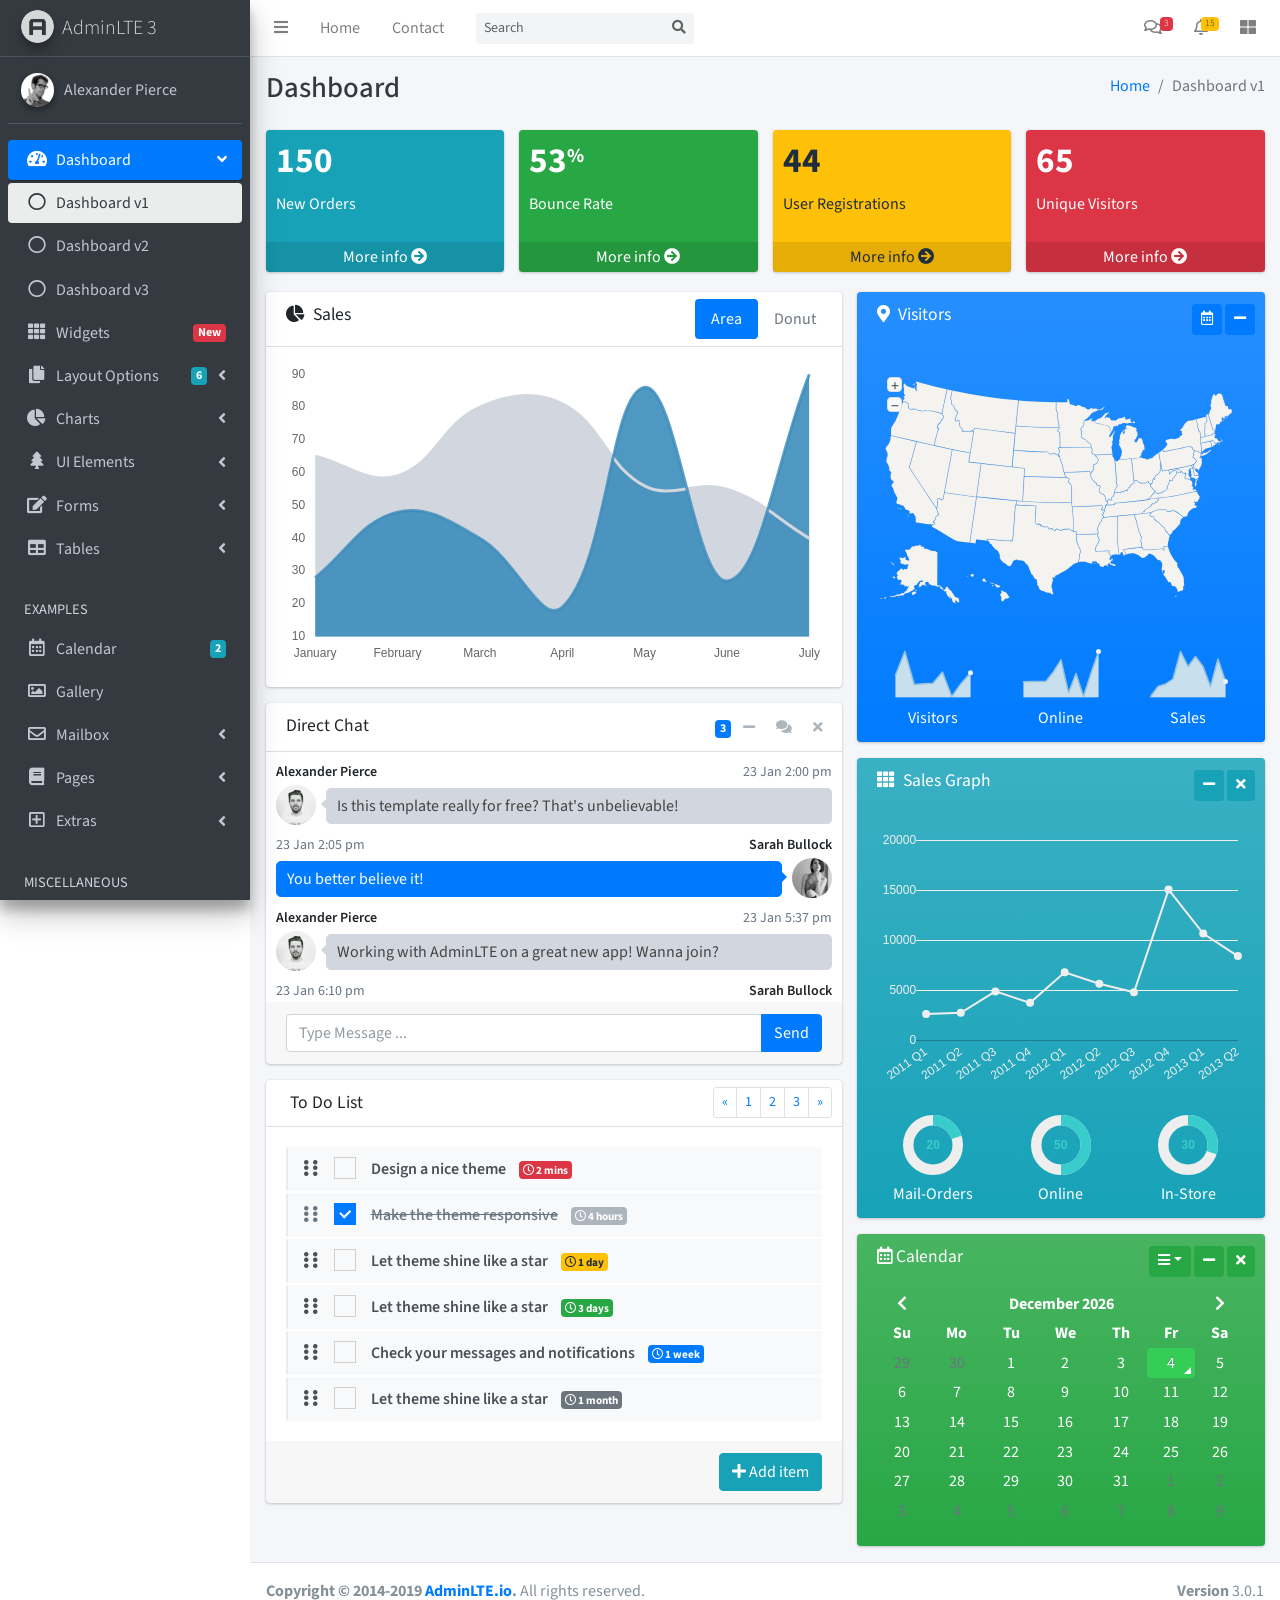
<file: project/admin/index.html>
<!DOCTYPE html>
<html>
<head>
  <meta charset="utf-8">
  <meta http-equiv="X-UA-Compatible" content="IE=edge">
  <title>AdminLTE 3 | Dashboard</title>
  <!-- Tell the browser to be responsive to screen width -->
  <meta name="viewport" content="width=device-width, initial-scale=1">
  <!-- Font Awesome -->
  <link rel="stylesheet" href="plugins/fontawesome-free/css/all.min.css">
  <!-- Ionicons -->
  <link rel="stylesheet" href="https://code.ionicframework.com/ionicons/2.0.1/css/ionicons.min.css">
  <!-- Tempusdominus Bbootstrap 4 -->
  <link rel="stylesheet" href="plugins/tempusdominus-bootstrap-4/css/tempusdominus-bootstrap-4.min.css">
  <!-- iCheck -->
  <link rel="stylesheet" href="plugins/icheck-bootstrap/icheck-bootstrap.min.css">
  <!-- JQVMap -->
  <link rel="stylesheet" href="plugins/jqvmap/jqvmap.min.css">
  <!-- Theme style -->
  <link rel="stylesheet" href="dist/css/adminlte.min.css">
  <!-- overlayScrollbars -->
  <link rel="stylesheet" href="plugins/overlayScrollbars/css/OverlayScrollbars.min.css">
  <!-- Daterange picker -->
  <link rel="stylesheet" href="plugins/daterangepicker/daterangepicker.css">
  <!-- summernote -->
  <link rel="stylesheet" href="plugins/summernote/summernote-bs4.css">
  <!-- Google Font: Source Sans Pro -->
  <link href="https://fonts.googleapis.com/css?family=Source+Sans+Pro:300,400,400i,700" rel="stylesheet">
</head>
<body class="hold-transition sidebar-mini layout-fixed">
<div class="wrapper">

  <!-- Navbar -->
  <nav class="main-header navbar navbar-expand navbar-white navbar-light">
    <!-- Left navbar links -->
    <ul class="navbar-nav">
      <li class="nav-item">
        <a class="nav-link" data-widget="pushmenu" href="#"><i class="fas fa-bars"></i></a>
      </li>
      <li class="nav-item d-none d-sm-inline-block">
        <a href="index3.html" class="nav-link">Home</a>
      </li>
      <li class="nav-item d-none d-sm-inline-block">
        <a href="#" class="nav-link">Contact</a>
      </li>
    </ul>

    <!-- SEARCH FORM -->
    <form class="form-inline ml-3">
      <div class="input-group input-group-sm">
        <input class="form-control form-control-navbar" type="search" placeholder="Search" aria-label="Search">
        <div class="input-group-append">
          <button class="btn btn-navbar" type="submit">
            <i class="fas fa-search"></i>
          </button>
        </div>
      </div>
    </form>

    <!-- Right navbar links -->
    <ul class="navbar-nav ml-auto">
      <!-- Messages Dropdown Menu -->
      <li class="nav-item dropdown">
        <a class="nav-link" data-toggle="dropdown" href="#">
          <i class="far fa-comments"></i>
          <span class="badge badge-danger navbar-badge">3</span>
        </a>
        <div class="dropdown-menu dropdown-menu-lg dropdown-menu-right">
          <a href="#" class="dropdown-item">
            <!-- Message Start -->
            <div class="media">
              <img src="dist/img/user1-128x128.jpg" alt="User Avatar" class="img-size-50 mr-3 img-circle">
              <div class="media-body">
                <h3 class="dropdown-item-title">
                  Brad Diesel
                  <span class="float-right text-sm text-danger"><i class="fas fa-star"></i></span>
                </h3>
                <p class="text-sm">Call me whenever you can...</p>
                <p class="text-sm text-muted"><i class="far fa-clock mr-1"></i> 4 Hours Ago</p>
              </div>
            </div>
            <!-- Message End -->
          </a>
          <div class="dropdown-divider"></div>
          <a href="#" class="dropdown-item">
            <!-- Message Start -->
            <div class="media">
              <img src="dist/img/user8-128x128.jpg" alt="User Avatar" class="img-size-50 img-circle mr-3">
              <div class="media-body">
                <h3 class="dropdown-item-title">
                  John Pierce
                  <span class="float-right text-sm text-muted"><i class="fas fa-star"></i></span>
                </h3>
                <p class="text-sm">I got your message bro</p>
                <p class="text-sm text-muted"><i class="far fa-clock mr-1"></i> 4 Hours Ago</p>
              </div>
            </div>
            <!-- Message End -->
          </a>
          <div class="dropdown-divider"></div>
          <a href="#" class="dropdown-item">
            <!-- Message Start -->
            <div class="media">
              <img src="dist/img/user3-128x128.jpg" alt="User Avatar" class="img-size-50 img-circle mr-3">
              <div class="media-body">
                <h3 class="dropdown-item-title">
                  Nora Silvester
                  <span class="float-right text-sm text-warning"><i class="fas fa-star"></i></span>
                </h3>
                <p class="text-sm">The subject goes here</p>
                <p class="text-sm text-muted"><i class="far fa-clock mr-1"></i> 4 Hours Ago</p>
              </div>
            </div>
            <!-- Message End -->
          </a>
          <div class="dropdown-divider"></div>
          <a href="#" class="dropdown-item dropdown-footer">See All Messages</a>
        </div>
      </li>
      <!-- Notifications Dropdown Menu -->
      <li class="nav-item dropdown">
        <a class="nav-link" data-toggle="dropdown" href="#">
          <i class="far fa-bell"></i>
          <span class="badge badge-warning navbar-badge">15</span>
        </a>
        <div class="dropdown-menu dropdown-menu-lg dropdown-menu-right">
          <span class="dropdown-item dropdown-header">15 Notifications</span>
          <div class="dropdown-divider"></div>
          <a href="#" class="dropdown-item">
            <i class="fas fa-envelope mr-2"></i> 4 new messages
            <span class="float-right text-muted text-sm">3 mins</span>
          </a>
          <div class="dropdown-divider"></div>
          <a href="#" class="dropdown-item">
            <i class="fas fa-users mr-2"></i> 8 friend requests
            <span class="float-right text-muted text-sm">12 hours</span>
          </a>
          <div class="dropdown-divider"></div>
          <a href="#" class="dropdown-item">
            <i class="fas fa-file mr-2"></i> 3 new reports
            <span class="float-right text-muted text-sm">2 days</span>
          </a>
          <div class="dropdown-divider"></div>
          <a href="#" class="dropdown-item dropdown-footer">See All Notifications</a>
        </div>
      </li>
      <li class="nav-item">
        <a class="nav-link" data-widget="control-sidebar" data-slide="true" href="#">
          <i class="fas fa-th-large"></i>
        </a>
      </li>
    </ul>
  </nav>
  <!-- /.navbar -->

  <!-- Main Sidebar Container -->
  <aside class="main-sidebar sidebar-dark-primary elevation-4">
    <!-- Brand Logo -->
    <a href="index3.html" class="brand-link">
      <img src="dist/img/AdminLTELogo.png" alt="AdminLTE Logo" class="brand-image img-circle elevation-3"
           style="opacity: .8">
      <span class="brand-text font-weight-light">AdminLTE 3</span>
    </a>

    <!-- Sidebar -->
    <div class="sidebar">
      <!-- Sidebar user panel (optional) -->
      <div class="user-panel mt-3 pb-3 mb-3 d-flex">
        <div class="image">
          <img src="dist/img/user2-160x160.jpg" class="img-circle elevation-2" alt="User Image">
        </div>
        <div class="info">
          <a href="#" class="d-block">Alexander Pierce</a>
        </div>
      </div>

      <!-- Sidebar Menu -->
      <nav class="mt-2">
        <ul class="nav nav-pills nav-sidebar flex-column" data-widget="treeview" role="menu" data-accordion="false">
          <!-- Add icons to the links using the .nav-icon class
               with font-awesome or any other icon font library -->
          <li class="nav-item has-treeview menu-open">
            <a href="#" class="nav-link active">
              <i class="nav-icon fas fa-tachometer-alt"></i>
              <p>
                Dashboard
                <i class="right fas fa-angle-left"></i>
              </p>
            </a>
            <ul class="nav nav-treeview">
              <li class="nav-item">
                <a href="./index.html" class="nav-link active">
                  <i class="far fa-circle nav-icon"></i>
                  <p>Dashboard v1</p>
                </a>
              </li>
              <li class="nav-item">
                <a href="./index2.html" class="nav-link">
                  <i class="far fa-circle nav-icon"></i>
                  <p>Dashboard v2</p>
                </a>
              </li>
              <li class="nav-item">
                <a href="./index3.html" class="nav-link">
                  <i class="far fa-circle nav-icon"></i>
                  <p>Dashboard v3</p>
                </a>
              </li>
            </ul>
          </li>
          <li class="nav-item">
            <a href="pages/widgets.html" class="nav-link">
              <i class="nav-icon fas fa-th"></i>
              <p>
                Widgets
                <span class="right badge badge-danger">New</span>
              </p>
            </a>
          </li>
          <li class="nav-item has-treeview">
            <a href="#" class="nav-link">
              <i class="nav-icon fas fa-copy"></i>
              <p>
                Layout Options
                <i class="fas fa-angle-left right"></i>
                <span class="badge badge-info right">6</span>
              </p>
            </a>
            <ul class="nav nav-treeview">
              <li class="nav-item">
                <a href="pages/layout/top-nav.html" class="nav-link">
                  <i class="far fa-circle nav-icon"></i>
                  <p>Top Navigation</p>
                </a>
              </li>
              <li class="nav-item">
                <a href="pages/layout/boxed.html" class="nav-link">
                  <i class="far fa-circle nav-icon"></i>
                  <p>Boxed</p>
                </a>
              </li>
              <li class="nav-item">
                <a href="pages/layout/fixed-sidebar.html" class="nav-link">
                  <i class="far fa-circle nav-icon"></i>
                  <p>Fixed Sidebar</p>
                </a>
              </li>
              <li class="nav-item">
                <a href="pages/layout/fixed-topnav.html" class="nav-link">
                  <i class="far fa-circle nav-icon"></i>
                  <p>Fixed Navbar</p>
                </a>
              </li>
              <li class="nav-item">
                <a href="pages/layout/fixed-footer.html" class="nav-link">
                  <i class="far fa-circle nav-icon"></i>
                  <p>Fixed Footer</p>
                </a>
              </li>
              <li class="nav-item">
                <a href="pages/layout/collapsed-sidebar.html" class="nav-link">
                  <i class="far fa-circle nav-icon"></i>
                  <p>Collapsed Sidebar</p>
                </a>
              </li>
            </ul>
          </li>
          <li class="nav-item has-treeview">
            <a href="#" class="nav-link">
              <i class="nav-icon fas fa-chart-pie"></i>
              <p>
                Charts
                <i class="right fas fa-angle-left"></i>
              </p>
            </a>
            <ul class="nav nav-treeview">
              <li class="nav-item">
                <a href="pages/charts/chartjs.html" class="nav-link">
                  <i class="far fa-circle nav-icon"></i>
                  <p>ChartJS</p>
                </a>
              </li>
              <li class="nav-item">
                <a href="pages/charts/flot.html" class="nav-link">
                  <i class="far fa-circle nav-icon"></i>
                  <p>Flot</p>
                </a>
              </li>
              <li class="nav-item">
                <a href="pages/charts/inline.html" class="nav-link">
                  <i class="far fa-circle nav-icon"></i>
                  <p>Inline</p>
                </a>
              </li>
            </ul>
          </li>
          <li class="nav-item has-treeview">
            <a href="#" class="nav-link">
              <i class="nav-icon fas fa-tree"></i>
              <p>
                UI Elements
                <i class="fas fa-angle-left right"></i>
              </p>
            </a>
            <ul class="nav nav-treeview">
              <li class="nav-item">
                <a href="pages/UI/general.html" class="nav-link">
                  <i class="far fa-circle nav-icon"></i>
                  <p>General</p>
                </a>
              </li>
              <li class="nav-item">
                <a href="pages/UI/icons.html" class="nav-link">
                  <i class="far fa-circle nav-icon"></i>
                  <p>Icons</p>
                </a>
              </li>
              <li class="nav-item">
                <a href="pages/UI/buttons.html" class="nav-link">
                  <i class="far fa-circle nav-icon"></i>
                  <p>Buttons</p>
                </a>
              </li>
              <li class="nav-item">
                <a href="pages/UI/sliders.html" class="nav-link">
                  <i class="far fa-circle nav-icon"></i>
                  <p>Sliders</p>
                </a>
              </li>
              <li class="nav-item">
                <a href="pages/UI/modals.html" class="nav-link">
                  <i class="far fa-circle nav-icon"></i>
                  <p>Modals & Alerts</p>
                </a>
              </li>
              <li class="nav-item">
                <a href="pages/UI/navbar.html" class="nav-link">
                  <i class="far fa-circle nav-icon"></i>
                  <p>Navbar & Tabs</p>
                </a>
              </li>
              <li class="nav-item">
                <a href="pages/UI/timeline.html" class="nav-link">
                  <i class="far fa-circle nav-icon"></i>
                  <p>Timeline</p>
                </a>
              </li>
              <li class="nav-item">
                <a href="pages/UI/ribbons.html" class="nav-link">
                  <i class="far fa-circle nav-icon"></i>
                  <p>Ribbons</p>
                </a>
              </li>
            </ul>
          </li>
          <li class="nav-item has-treeview">
            <a href="#" class="nav-link">
              <i class="nav-icon fas fa-edit"></i>
              <p>
                Forms
                <i class="fas fa-angle-left right"></i>
              </p>
            </a>
            <ul class="nav nav-treeview">
              <li class="nav-item">
                <a href="pages/forms/general.html" class="nav-link">
                  <i class="far fa-circle nav-icon"></i>
                  <p>General Elements</p>
                </a>
              </li>
              <li class="nav-item">
                <a href="pages/forms/advanced.html" class="nav-link">
                  <i class="far fa-circle nav-icon"></i>
                  <p>Advanced Elements</p>
                </a>
              </li>
              <li class="nav-item">
                <a href="pages/forms/editors.html" class="nav-link">
                  <i class="far fa-circle nav-icon"></i>
                  <p>Editors</p>
                </a>
              </li>
            </ul>
          </li>
          <li class="nav-item has-treeview">
            <a href="#" class="nav-link">
              <i class="nav-icon fas fa-table"></i>
              <p>
                Tables
                <i class="fas fa-angle-left right"></i>
              </p>
            </a>
            <ul class="nav nav-treeview">
              <li class="nav-item">
                <a href="pages/tables/simple.html" class="nav-link">
                  <i class="far fa-circle nav-icon"></i>
                  <p>Simple Tables</p>
                </a>
              </li>
              <li class="nav-item">
                <a href="pages/tables/data.html" class="nav-link">
                  <i class="far fa-circle nav-icon"></i>
                  <p>DataTables</p>
                </a>
              </li>
              <li class="nav-item">
                <a href="pages/tables/jsgrid.html" class="nav-link">
                  <i class="far fa-circle nav-icon"></i>
                  <p>jsGrid</p>
                </a>
              </li>
            </ul>
          </li>
          <li class="nav-header">EXAMPLES</li>
          <li class="nav-item">
            <a href="pages/calendar.html" class="nav-link">
              <i class="nav-icon far fa-calendar-alt"></i>
              <p>
                Calendar
                <span class="badge badge-info right">2</span>
              </p>
            </a>
          </li>
          <li class="nav-item">
            <a href="pages/gallery.html" class="nav-link">
              <i class="nav-icon far fa-image"></i>
              <p>
                Gallery
              </p>
            </a>
          </li>
          <li class="nav-item has-treeview">
            <a href="#" class="nav-link">
              <i class="nav-icon far fa-envelope"></i>
              <p>
                Mailbox
                <i class="fas fa-angle-left right"></i>
              </p>
            </a>
            <ul class="nav nav-treeview">
              <li class="nav-item">
                <a href="pages/mailbox/mailbox.html" class="nav-link">
                  <i class="far fa-circle nav-icon"></i>
                  <p>Inbox</p>
                </a>
              </li>
              <li class="nav-item">
                <a href="pages/mailbox/compose.html" class="nav-link">
                  <i class="far fa-circle nav-icon"></i>
                  <p>Compose</p>
                </a>
              </li>
              <li class="nav-item">
                <a href="pages/mailbox/read-mail.html" class="nav-link">
                  <i class="far fa-circle nav-icon"></i>
                  <p>Read</p>
                </a>
              </li>
            </ul>
          </li>
          <li class="nav-item has-treeview">
            <a href="#" class="nav-link">
              <i class="nav-icon fas fa-book"></i>
              <p>
                Pages
                <i class="fas fa-angle-left right"></i>
              </p>
            </a>
            <ul class="nav nav-treeview">
              <li class="nav-item">
                <a href="pages/examples/invoice.html" class="nav-link">
                  <i class="far fa-circle nav-icon"></i>
                  <p>Invoice</p>
                </a>
              </li>
              <li class="nav-item">
                <a href="pages/examples/profile.html" class="nav-link">
                  <i class="far fa-circle nav-icon"></i>
                  <p>Profile</p>
                </a>
              </li>
              <li class="nav-item">
                <a href="pages/examples/e_commerce.html" class="nav-link">
                  <i class="far fa-circle nav-icon"></i>
                  <p>E-commerce</p>
                </a>
              </li>
              <li class="nav-item">
                <a href="pages/examples/projects.html" class="nav-link">
                  <i class="far fa-circle nav-icon"></i>
                  <p>Projects</p>
                </a>
              </li>
              <li class="nav-item">
                <a href="pages/examples/project_add.html" class="nav-link">
                  <i class="far fa-circle nav-icon"></i>
                  <p>Project Add</p>
                </a>
              </li>
              <li class="nav-item">
                <a href="pages/examples/project_edit.html" class="nav-link">
                  <i class="far fa-circle nav-icon"></i>
                  <p>Project Edit</p>
                </a>
              </li>
              <li class="nav-item">
                <a href="pages/examples/project_detail.html" class="nav-link">
                  <i class="far fa-circle nav-icon"></i>
                  <p>Project Detail</p>
                </a>
              </li>
              <li class="nav-item">
                <a href="pages/examples/contacts.html" class="nav-link">
                  <i class="far fa-circle nav-icon"></i>
                  <p>Contacts</p>
                </a>
              </li>
            </ul>
          </li>
          <li class="nav-item has-treeview">
            <a href="#" class="nav-link">
              <i class="nav-icon far fa-plus-square"></i>
              <p>
                Extras
                <i class="fas fa-angle-left right"></i>
              </p>
            </a>
            <ul class="nav nav-treeview">
              <li class="nav-item">
                <a href="pages/examples/login.html" class="nav-link">
                  <i class="far fa-circle nav-icon"></i>
                  <p>Login</p>
                </a>
              </li>
              <li class="nav-item">
                <a href="pages/examples/register.html" class="nav-link">
                  <i class="far fa-circle nav-icon"></i>
                  <p>Register</p>
                </a>
              </li>
              <li class="nav-item">
                <a href="pages/examples/forgot-password.html" class="nav-link">
                  <i class="far fa-circle nav-icon"></i>
                  <p>Forgot Password</p>
                </a>
              </li>
              <li class="nav-item">
                <a href="pages/examples/recover-password.html" class="nav-link">
                  <i class="far fa-circle nav-icon"></i>
                  <p>Recover Password</p>
                </a>
              </li>
              <li class="nav-item">
                <a href="pages/examples/lockscreen.html" class="nav-link">
                  <i class="far fa-circle nav-icon"></i>
                  <p>Lockscreen</p>
                </a>
              </li>
              <li class="nav-item">
                <a href="pages/examples/legacy-user-menu.html" class="nav-link">
                  <i class="far fa-circle nav-icon"></i>
                  <p>Legacy User Menu</p>
                </a>
              </li>
              <li class="nav-item">
                <a href="pages/examples/language-menu.html" class="nav-link">
                  <i class="far fa-circle nav-icon"></i>
                  <p>Language Menu</p>
                </a>
              </li>
              <li class="nav-item">
                <a href="pages/examples/404.html" class="nav-link">
                  <i class="far fa-circle nav-icon"></i>
                  <p>Error 404</p>
                </a>
              </li>
              <li class="nav-item">
                <a href="pages/examples/500.html" class="nav-link">
                  <i class="far fa-circle nav-icon"></i>
                  <p>Error 500</p>
                </a>
              </li>
              <li class="nav-item">
                <a href="pages/examples/pace.html" class="nav-link">
                  <i class="far fa-circle nav-icon"></i>
                  <p>Pace</p>
                </a>
              </li>
              <li class="nav-item">
                <a href="pages/examples/blank.html" class="nav-link">
                  <i class="far fa-circle nav-icon"></i>
                  <p>Blank Page</p>
                </a>
              </li>
              <li class="nav-item">
                <a href="starter.html" class="nav-link">
                  <i class="far fa-circle nav-icon"></i>
                  <p>Starter Page</p>
                </a>
              </li>
            </ul>
          </li>
          <li class="nav-header">MISCELLANEOUS</li>
          <li class="nav-item">
            <a href="https://adminlte.io/docs/3.0" class="nav-link">
              <i class="nav-icon fas fa-file"></i>
              <p>Documentation</p>
            </a>
          </li>
          <li class="nav-header">MULTI LEVEL EXAMPLE</li>
          <li class="nav-item">
            <a href="#" class="nav-link">
              <i class="fas fa-circle nav-icon"></i>
              <p>Level 1</p>
            </a>
          </li>
          <li class="nav-item has-treeview">
            <a href="#" class="nav-link">
              <i class="nav-icon fas fa-circle"></i>
              <p>
                Level 1
                <i class="right fas fa-angle-left"></i>
              </p>
            </a>
            <ul class="nav nav-treeview">
              <li class="nav-item">
                <a href="#" class="nav-link">
                  <i class="far fa-circle nav-icon"></i>
                  <p>Level 2</p>
                </a>
              </li>
              <li class="nav-item has-treeview">
                <a href="#" class="nav-link">
                  <i class="far fa-circle nav-icon"></i>
                  <p>
                    Level 2
                    <i class="right fas fa-angle-left"></i>
                  </p>
                </a>
                <ul class="nav nav-treeview">
                  <li class="nav-item">
                    <a href="#" class="nav-link">
                      <i class="far fa-dot-circle nav-icon"></i>
                      <p>Level 3</p>
                    </a>
                  </li>
                  <li class="nav-item">
                    <a href="#" class="nav-link">
                      <i class="far fa-dot-circle nav-icon"></i>
                      <p>Level 3</p>
                    </a>
                  </li>
                  <li class="nav-item">
                    <a href="#" class="nav-link">
                      <i class="far fa-dot-circle nav-icon"></i>
                      <p>Level 3</p>
                    </a>
                  </li>
                </ul>
              </li>
              <li class="nav-item">
                <a href="#" class="nav-link">
                  <i class="far fa-circle nav-icon"></i>
                  <p>Level 2</p>
                </a>
              </li>
            </ul>
          </li>
          <li class="nav-item">
            <a href="#" class="nav-link">
              <i class="fas fa-circle nav-icon"></i>
              <p>Level 1</p>
            </a>
          </li>
          <li class="nav-header">LABELS</li>
          <li class="nav-item">
            <a href="#" class="nav-link">
              <i class="nav-icon far fa-circle text-danger"></i>
              <p class="text">Important</p>
            </a>
          </li>
          <li class="nav-item">
            <a href="#" class="nav-link">
              <i class="nav-icon far fa-circle text-warning"></i>
              <p>Warning</p>
            </a>
          </li>
          <li class="nav-item">
            <a href="#" class="nav-link">
              <i class="nav-icon far fa-circle text-info"></i>
              <p>Informational</p>
            </a>
          </li>
        </ul>
      </nav>
      <!-- /.sidebar-menu -->
    </div>
    <!-- /.sidebar -->
  </aside>

  <!-- Content Wrapper. Contains page content -->
  <div class="content-wrapper">
    <!-- Content Header (Page header) -->
    <div class="content-header">
      <div class="container-fluid">
        <div class="row mb-2">
          <div class="col-sm-6">
            <h1 class="m-0 text-dark">Dashboard</h1>
          </div><!-- /.col -->
          <div class="col-sm-6">
            <ol class="breadcrumb float-sm-right">
              <li class="breadcrumb-item"><a href="#">Home</a></li>
              <li class="breadcrumb-item active">Dashboard v1</li>
            </ol>
          </div><!-- /.col -->
        </div><!-- /.row -->
      </div><!-- /.container-fluid -->
    </div>
    <!-- /.content-header -->

    <!-- Main content -->
    <section class="content">
      <div class="container-fluid">
        <!-- Small boxes (Stat box) -->
        <div class="row">

          <div class="col-lg-3 col-6">
            <!-- small box -->
            <div class="small-box bg-info">
              <div class="inner">
                <h3>150</h3>

                <p>New Orders</p>
              </div>
              <div class="icon">
                <i class="ion ion-bag"></i>
              </div>
              <a href="#" class="small-box-footer">More info <i class="fas fa-arrow-circle-right"></i></a>
            </div>
          </div>

          <!-- ./col -->
          <div class="col-lg-3 col-6">
            <!-- small box -->
            <div class="small-box bg-success">
              <div class="inner">
                <h3>53<sup style="font-size: 20px">%</sup></h3>

                <p>Bounce Rate</p>
              </div>
              <div class="icon">
                <i class="ion ion-stats-bars"></i>
              </div>
              <a href="#" class="small-box-footer">More info <i class="fas fa-arrow-circle-right"></i></a>
            </div>
          </div>

          <!-- ./col -->
          <div class="col-lg-3 col-6">
            <!-- small box -->
            <div class="small-box bg-warning">
              <div class="inner">
                <h3>44</h3>

                <p>User Registrations</p>
              </div>
              <div class="icon">
                <i class="ion ion-person-add"></i>
              </div>
              <a href="#" class="small-box-footer">More info <i class="fas fa-arrow-circle-right"></i></a>
            </div>
          </div>

          <!-- ./col -->
          <div class="col-lg-3 col-6">
            <!-- small box -->
            <div class="small-box bg-danger">
              <div class="inner">
                <h3>65</h3>

                <p>Unique Visitors</p>
              </div>
              <div class="icon">
                <i class="ion ion-pie-graph"></i>
              </div>
              <a href="#" class="small-box-footer">More info <i class="fas fa-arrow-circle-right"></i></a>
            </div>
          </div>

          <!-- ./col -->
        </div>
        
        <!-- /.row -->
        <!-- Main row -->
        <div class="row">
          <!-- Left col -->
          <section class="col-lg-7 connectedSortable">
            <!-- Custom tabs (Charts with tabs)-->
            <div class="card">
              <div class="card-header">
                <h3 class="card-title">
                  <i class="fas fa-chart-pie mr-1"></i>
                  Sales
                </h3>
                <div class="card-tools">
                  <ul class="nav nav-pills ml-auto">
                    <li class="nav-item">
                      <a class="nav-link active" href="#revenue-chart" data-toggle="tab">Area</a>
                    </li>
                    <li class="nav-item">
                      <a class="nav-link" href="#sales-chart" data-toggle="tab">Donut</a>
                    </li>
                  </ul>
                </div>
              </div><!-- /.card-header -->
              <div class="card-body">
                <div class="tab-content p-0">
                  <!-- Morris chart - Sales -->
                  <div class="chart tab-pane active" id="revenue-chart"
                       style="position: relative; height: 300px;">
                      <canvas id="revenue-chart-canvas" height="300" style="height: 300px;"></canvas>                         
                   </div>
                  <div class="chart tab-pane" id="sales-chart" style="position: relative; height: 300px;">
                    <canvas id="sales-chart-canvas" height="300" style="height: 300px;"></canvas>                         
                  </div>  
                </div>
              </div><!-- /.card-body -->
            </div>
            <!-- /.card -->

            <!-- DIRECT CHAT -->
            <div class="card direct-chat direct-chat-primary">
              <div class="card-header">
                <h3 class="card-title">Direct Chat</h3>

                <div class="card-tools">
                  <span data-toggle="tooltip" title="3 New Messages" class="badge badge-primary">3</span>
                  <button type="button" class="btn btn-tool" data-card-widget="collapse">
                    <i class="fas fa-minus"></i>
                  </button>
                  <button type="button" class="btn btn-tool" data-toggle="tooltip" title="Contacts"
                          data-widget="chat-pane-toggle">
                    <i class="fas fa-comments"></i>
                  </button>
                  <button type="button" class="btn btn-tool" data-card-widget="remove"><i class="fas fa-times"></i>
                  </button>
                </div>
              </div>
              <!-- /.card-header -->
              <div class="card-body">
                <!-- Conversations are loaded here -->
                <div class="direct-chat-messages">
                  <!-- Message. Default to the left -->
                  <div class="direct-chat-msg">
                    <div class="direct-chat-infos clearfix">
                      <span class="direct-chat-name float-left">Alexander Pierce</span>
                      <span class="direct-chat-timestamp float-right">23 Jan 2:00 pm</span>
                    </div>
                    <!-- /.direct-chat-infos -->
                    <img class="direct-chat-img" src="dist/img/user1-128x128.jpg" alt="message user image">
                    <!-- /.direct-chat-img -->
                    <div class="direct-chat-text">
                      Is this template really for free? That's unbelievable!
                    </div>
                    <!-- /.direct-chat-text -->
                  </div>
                  <!-- /.direct-chat-msg -->

                  <!-- Message to the right -->
                  <div class="direct-chat-msg right">
                    <div class="direct-chat-infos clearfix">
                      <span class="direct-chat-name float-right">Sarah Bullock</span>
                      <span class="direct-chat-timestamp float-left">23 Jan 2:05 pm</span>
                    </div>
                    <!-- /.direct-chat-infos -->
                    <img class="direct-chat-img" src="dist/img/user3-128x128.jpg" alt="message user image">
                    <!-- /.direct-chat-img -->
                    <div class="direct-chat-text">
                      You better believe it!
                    </div>
                    <!-- /.direct-chat-text -->
                  </div>
                  <!-- /.direct-chat-msg -->

                  <!-- Message. Default to the left -->
                  <div class="direct-chat-msg">
                    <div class="direct-chat-infos clearfix">
                      <span class="direct-chat-name float-left">Alexander Pierce</span>
                      <span class="direct-chat-timestamp float-right">23 Jan 5:37 pm</span>
                    </div>
                    <!-- /.direct-chat-infos -->
                    <img class="direct-chat-img" src="dist/img/user1-128x128.jpg" alt="message user image">
                    <!-- /.direct-chat-img -->
                    <div class="direct-chat-text">
                      Working with AdminLTE on a great new app! Wanna join?
                    </div>
                    <!-- /.direct-chat-text -->
                  </div>
                  <!-- /.direct-chat-msg -->

                  <!-- Message to the right -->
                  <div class="direct-chat-msg right">
                    <div class="direct-chat-infos clearfix">
                      <span class="direct-chat-name float-right">Sarah Bullock</span>
                      <span class="direct-chat-timestamp float-left">23 Jan 6:10 pm</span>
                    </div>
                    <!-- /.direct-chat-infos -->
                    <img class="direct-chat-img" src="dist/img/user3-128x128.jpg" alt="message user image">
                    <!-- /.direct-chat-img -->
                    <div class="direct-chat-text">
                      I would love to.
                    </div>
                    <!-- /.direct-chat-text -->
                  </div>
                  <!-- /.direct-chat-msg -->

                </div>
                <!--/.direct-chat-messages-->

                <!-- Contacts are loaded here -->
                <div class="direct-chat-contacts">
                  <ul class="contacts-list">
                    <li>
                      <a href="#">
                        <img class="contacts-list-img" src="dist/img/user1-128x128.jpg">

                        <div class="contacts-list-info">
                          <span class="contacts-list-name">
                            Count Dracula
                            <small class="contacts-list-date float-right">2/28/2015</small>
                          </span>
                          <span class="contacts-list-msg">How have you been? I was...</span>
                        </div>
                        <!-- /.contacts-list-info -->
                      </a>
                    </li>
                    <!-- End Contact Item -->
                    <li>
                      <a href="#">
                        <img class="contacts-list-img" src="dist/img/user7-128x128.jpg">

                        <div class="contacts-list-info">
                          <span class="contacts-list-name">
                            Sarah Doe
                            <small class="contacts-list-date float-right">2/23/2015</small>
                          </span>
                          <span class="contacts-list-msg">I will be waiting for...</span>
                        </div>
                        <!-- /.contacts-list-info -->
                      </a>
                    </li>
                    <!-- End Contact Item -->
                    <li>
                      <a href="#">
                        <img class="contacts-list-img" src="dist/img/user3-128x128.jpg">

                        <div class="contacts-list-info">
                          <span class="contacts-list-name">
                            Nadia Jolie
                            <small class="contacts-list-date float-right">2/20/2015</small>
                          </span>
                          <span class="contacts-list-msg">I'll call you back at...</span>
                        </div>
                        <!-- /.contacts-list-info -->
                      </a>
                    </li>
                    <!-- End Contact Item -->
                    <li>
                      <a href="#">
                        <img class="contacts-list-img" src="dist/img/user5-128x128.jpg">

                        <div class="contacts-list-info">
                          <span class="contacts-list-name">
                            Nora S. Vans
                            <small class="contacts-list-date float-right">2/10/2015</small>
                          </span>
                          <span class="contacts-list-msg">Where is your new...</span>
                        </div>
                        <!-- /.contacts-list-info -->
                      </a>
                    </li>
                    <!-- End Contact Item -->
                    <li>
                      <a href="#">
                        <img class="contacts-list-img" src="dist/img/user6-128x128.jpg">

                        <div class="contacts-list-info">
                          <span class="contacts-list-name">
                            John K.
                            <small class="contacts-list-date float-right">1/27/2015</small>
                          </span>
                          <span class="contacts-list-msg">Can I take a look at...</span>
                        </div>
                        <!-- /.contacts-list-info -->
                      </a>
                    </li>
                    <!-- End Contact Item -->
                    <li>
                      <a href="#">
                        <img class="contacts-list-img" src="dist/img/user8-128x128.jpg">

                        <div class="contacts-list-info">
                          <span class="contacts-list-name">
                            Kenneth M.
                            <small class="contacts-list-date float-right">1/4/2015</small>
                          </span>
                          <span class="contacts-list-msg">Never mind I found...</span>
                        </div>
                        <!-- /.contacts-list-info -->
                      </a>
                    </li>
                    <!-- End Contact Item -->
                  </ul>
                  <!-- /.contacts-list -->
                </div>
                <!-- /.direct-chat-pane -->
              </div>
              <!-- /.card-body -->
              <div class="card-footer">
                <form action="#" method="post">
                  <div class="input-group">
                    <input type="text" name="message" placeholder="Type Message ..." class="form-control">
                    <span class="input-group-append">
                      <button type="button" class="btn btn-primary">Send</button>
                    </span>
                  </div>
                </form>
              </div>
              <!-- /.card-footer-->
            </div>
            <!--/.direct-chat -->

            <!-- TO DO List -->
            <div class="card">
              <div class="card-header">
                <h3 class="card-title">
                  <i class="ion ion-clipboard mr-1"></i>
                  To Do List
                </h3>

                <div class="card-tools">
                  <ul class="pagination pagination-sm">
                    <li class="page-item"><a href="#" class="page-link">&laquo;</a></li>
                    <li class="page-item"><a href="#" class="page-link">1</a></li>
                    <li class="page-item"><a href="#" class="page-link">2</a></li>
                    <li class="page-item"><a href="#" class="page-link">3</a></li>
                    <li class="page-item"><a href="#" class="page-link">&raquo;</a></li>
                  </ul>
                </div>
              </div>
              <!-- /.card-header -->
              <div class="card-body">
                <ul class="todo-list" data-widget="todo-list">
                  <li>
                    <!-- drag handle -->
                    <span class="handle">
                      <i class="fas fa-ellipsis-v"></i>
                      <i class="fas fa-ellipsis-v"></i>
                    </span>
                    <!-- checkbox -->
                    <div  class="icheck-primary d-inline ml-2">
                      <input type="checkbox" value="" name="todo1" id="todoCheck1">
                      <label for="todoCheck1"></label>
                    </div>
                    <!-- todo text -->
                    <span class="text">Design a nice theme</span>
                    <!-- Emphasis label -->
                    <small class="badge badge-danger"><i class="far fa-clock"></i> 2 mins</small>
                    <!-- General tools such as edit or delete-->
                    <div class="tools">
                      <i class="fas fa-edit"></i>
                      <i class="fas fa-trash-o"></i>
                    </div>
                  </li>
                  <li>
                    <span class="handle">
                      <i class="fas fa-ellipsis-v"></i>
                      <i class="fas fa-ellipsis-v"></i>
                    </span>
                    <div  class="icheck-primary d-inline ml-2">
                      <input type="checkbox" value="" name="todo2" id="todoCheck2" checked>
                      <label for="todoCheck2"></label>
                    </div>
                    <span class="text">Make the theme responsive</span>
                    <small class="badge badge-info"><i class="far fa-clock"></i> 4 hours</small>
                    <div class="tools">
                      <i class="fas fa-edit"></i>
                      <i class="fas fa-trash-o"></i>
                    </div>
                  </li>
                  <li>
                    <span class="handle">
                      <i class="fas fa-ellipsis-v"></i>
                      <i class="fas fa-ellipsis-v"></i>
                    </span>
                    <div  class="icheck-primary d-inline ml-2">
                      <input type="checkbox" value="" name="todo3" id="todoCheck3">
                      <label for="todoCheck3"></label>
                    </div>
                    <span class="text">Let theme shine like a star</span>
                    <small class="badge badge-warning"><i class="far fa-clock"></i> 1 day</small>
                    <div class="tools">
                      <i class="fas fa-edit"></i>
                      <i class="fas fa-trash-o"></i>
                    </div>
                  </li>
                  <li>
                    <span class="handle">
                      <i class="fas fa-ellipsis-v"></i>
                      <i class="fas fa-ellipsis-v"></i>
                    </span>
                    <div  class="icheck-primary d-inline ml-2">
                      <input type="checkbox" value="" name="todo4" id="todoCheck4">
                      <label for="todoCheck4"></label>
                    </div>
                    <span class="text">Let theme shine like a star</span>
                    <small class="badge badge-success"><i class="far fa-clock"></i> 3 days</small>
                    <div class="tools">
                      <i class="fas fa-edit"></i>
                      <i class="fas fa-trash-o"></i>
                    </div>
                  </li>
                  <li>
                    <span class="handle">
                      <i class="fas fa-ellipsis-v"></i>
                      <i class="fas fa-ellipsis-v"></i>
                    </span>
                    <div  class="icheck-primary d-inline ml-2">
                      <input type="checkbox" value="" name="todo5" id="todoCheck5">
                      <label for="todoCheck5"></label>
                    </div>
                    <span class="text">Check your messages and notifications</span>
                    <small class="badge badge-primary"><i class="far fa-clock"></i> 1 week</small>
                    <div class="tools">
                      <i class="fas fa-edit"></i>
                      <i class="fas fa-trash-o"></i>
                    </div>
                  </li>
                  <li>
                    <span class="handle">
                      <i class="fas fa-ellipsis-v"></i>
                      <i class="fas fa-ellipsis-v"></i>
                    </span>
                    <div  class="icheck-primary d-inline ml-2">
                      <input type="checkbox" value="" name="todo6" id="todoCheck6">
                      <label for="todoCheck6"></label>
                    </div>
                    <span class="text">Let theme shine like a star</span>
                    <small class="badge badge-secondary"><i class="far fa-clock"></i> 1 month</small>
                    <div class="tools">
                      <i class="fas fa-edit"></i>
                      <i class="fas fa-trash-o"></i>
                    </div>
                  </li>
                </ul>
              </div>
              <!-- /.card-body -->
              <div class="card-footer clearfix">
                <button type="button" class="btn btn-info float-right"><i class="fas fa-plus"></i> Add item</button>
              </div>
            </div>
            <!-- /.card -->
          </section>
          <!-- /.Left col -->
          <!-- right col (We are only adding the ID to make the widgets sortable)-->
          <section class="col-lg-5 connectedSortable">

            <!-- Map card -->
            <div class="card bg-gradient-primary">
              <div class="card-header border-0">
                <h3 class="card-title">
                  <i class="fas fa-map-marker-alt mr-1"></i>
                  Visitors
                </h3>
                <!-- card tools -->
                <div class="card-tools">
                  <button type="button"
                          class="btn btn-primary btn-sm daterange"
                          data-toggle="tooltip"
                          title="Date range">
                    <i class="far fa-calendar-alt"></i>
                  </button>
                  <button type="button"
                          class="btn btn-primary btn-sm"
                          data-card-widget="collapse"
                          data-toggle="tooltip"
                          title="Collapse">
                    <i class="fas fa-minus"></i>
                  </button>
                </div>
                <!-- /.card-tools -->
              </div>
              <div class="card-body">
                <div id="world-map" style="height: 250px; width: 100%;"></div>
              </div>
              <!-- /.card-body-->
              <div class="card-footer bg-transparent">
                <div class="row">
                  <div class="col-4 text-center">
                    <div id="sparkline-1"></div>
                    <div class="text-white">Visitors</div>
                  </div>
                  <!-- ./col -->
                  <div class="col-4 text-center">
                    <div id="sparkline-2"></div>
                    <div class="text-white">Online</div>
                  </div>
                  <!-- ./col -->
                  <div class="col-4 text-center">
                    <div id="sparkline-3"></div>
                    <div class="text-white">Sales</div>
                  </div>
                  <!-- ./col -->
                </div>
                <!-- /.row -->
              </div>
            </div>
            <!-- /.card -->

            <!-- solid sales graph -->
            <div class="card bg-gradient-info">
              <div class="card-header border-0">
                <h3 class="card-title">
                  <i class="fas fa-th mr-1"></i>
                  Sales Graph
                </h3>

                <div class="card-tools">
                  <button type="button" class="btn bg-info btn-sm" data-card-widget="collapse">
                    <i class="fas fa-minus"></i>
                  </button>
                  <button type="button" class="btn bg-info btn-sm" data-card-widget="remove">
                    <i class="fas fa-times"></i>
                  </button>
                </div>
              </div>
              <div class="card-body">
                <canvas class="chart" id="line-chart" style="min-height: 250px; height: 250px; max-height: 250px; max-width: 100%;"></canvas>
              </div>
              <!-- /.card-body -->
              <div class="card-footer bg-transparent">
                <div class="row">
                  <div class="col-4 text-center">
                    <input type="text" class="knob" data-readonly="true" value="20" data-width="60" data-height="60"
                           data-fgColor="#39CCCC">

                    <div class="text-white">Mail-Orders</div>
                  </div>
                  <!-- ./col -->
                  <div class="col-4 text-center">
                    <input type="text" class="knob" data-readonly="true" value="50" data-width="60" data-height="60"
                           data-fgColor="#39CCCC">

                    <div class="text-white">Online</div>
                  </div>
                  <!-- ./col -->
                  <div class="col-4 text-center">
                    <input type="text" class="knob" data-readonly="true" value="30" data-width="60" data-height="60"
                           data-fgColor="#39CCCC">

                    <div class="text-white">In-Store</div>
                  </div>
                  <!-- ./col -->
                </div>
                <!-- /.row -->
              </div>
              <!-- /.card-footer -->
            </div>
            <!-- /.card -->

            <!-- Calendar -->
            <div class="card bg-gradient-success">
              <div class="card-header border-0">

                <h3 class="card-title">
                  <i class="far fa-calendar-alt"></i>
                  Calendar
                </h3>
                <!-- tools card -->
                <div class="card-tools">
                  <!-- button with a dropdown -->
                  <div class="btn-group">
                    <button type="button" class="btn btn-success btn-sm dropdown-toggle" data-toggle="dropdown">
                      <i class="fas fa-bars"></i></button>
                    <div class="dropdown-menu float-right" role="menu">
                      <a href="#" class="dropdown-item">Add new event</a>
                      <a href="#" class="dropdown-item">Clear events</a>
                      <div class="dropdown-divider"></div>
                      <a href="#" class="dropdown-item">View calendar</a>
                    </div>
                  </div>
                  <button type="button" class="btn btn-success btn-sm" data-card-widget="collapse">
                    <i class="fas fa-minus"></i>
                  </button>
                  <button type="button" class="btn btn-success btn-sm" data-card-widget="remove">
                    <i class="fas fa-times"></i>
                  </button>
                </div>
                <!-- /. tools -->
              </div>
              <!-- /.card-header -->
              <div class="card-body pt-0">
                <!--The calendar -->
                <div id="calendar" style="width: 100%"></div>
              </div>
              <!-- /.card-body -->
            </div>
            <!-- /.card -->
          </section>
          <!-- right col -->
        </div>
        <!-- /.row (main row) -->
      </div><!-- /.container-fluid -->
    </section>
    <!-- /.content -->
  </div>
  <!-- /.content-wrapper -->
  <footer class="main-footer">
    <strong>Copyright &copy; 2014-2019 <a href="http://adminlte.io">AdminLTE.io</a>.</strong>
    All rights reserved.
    <div class="float-right d-none d-sm-inline-block">
      <b>Version</b> 3.0.1
    </div>
  </footer>

  <!-- Control Sidebar -->
  <aside class="control-sidebar control-sidebar-dark">
    <!-- Control sidebar content goes here -->
  </aside>
  <!-- /.control-sidebar -->
</div>
<!-- ./wrapper -->

<!-- jQuery -->
<script src="plugins/jquery/jquery.min.js"></script>
<!-- jQuery UI 1.11.4 -->
<script src="plugins/jquery-ui/jquery-ui.min.js"></script>
<!-- Resolve conflict in jQuery UI tooltip with Bootstrap tooltip -->
<script>
  $.widget.bridge('uibutton', $.ui.button)
</script>
<!-- Bootstrap 4 -->
<script src="plugins/bootstrap/js/bootstrap.bundle.min.js"></script>
<!-- ChartJS -->
<script src="plugins/chart.js/Chart.min.js"></script>
<!-- Sparkline -->
<script src="plugins/sparklines/sparkline.js"></script>
<!-- JQVMap -->
<script src="plugins/jqvmap/jquery.vmap.min.js"></script>
<script src="plugins/jqvmap/maps/jquery.vmap.usa.js"></script>
<!-- jQuery Knob Chart -->
<script src="plugins/jquery-knob/jquery.knob.min.js"></script>
<!-- daterangepicker -->
<script src="plugins/moment/moment.min.js"></script>
<script src="plugins/daterangepicker/daterangepicker.js"></script>
<!-- Tempusdominus Bootstrap 4 -->
<script src="plugins/tempusdominus-bootstrap-4/js/tempusdominus-bootstrap-4.min.js"></script>
<!-- Summernote -->
<script src="plugins/summernote/summernote-bs4.min.js"></script>
<!-- overlayScrollbars -->
<script src="plugins/overlayScrollbars/js/jquery.overlayScrollbars.min.js"></script>
<!-- AdminLTE App -->
<script src="dist/js/adminlte.js"></script>
<!-- AdminLTE dashboard demo (This is only for demo purposes) -->
<script src="dist/js/pages/dashboard.js"></script>
<!-- AdminLTE for demo purposes -->
<script src="dist/js/demo.js"></script>
</body>
</html>
</file>
<file: project/admin/plugins/daterangepicker/daterangepicker.css>
.daterangepicker {
  position: absolute;
  color: inherit;
  background-color: #fff;
  border-radius: 4px;
  border: 1px solid #ddd;
  width: 278px;
  max-width: none;
  padding: 0;
  margin-top: 7px;
  top: 100px;
  left: 20px;
  z-index: 3001;
  display: none;
  font-family: arial;
  font-size: 15px;
  line-height: 1em;
}

.daterangepicker:before, .daterangepicker:after {
  position: absolute;
  display: inline-block;
  border-bottom-color: rgba(0, 0, 0, 0.2);
  content: '';
}

.daterangepicker:before {
  top: -7px;
  border-right: 7px solid transparent;
  border-left: 7px solid transparent;
  border-bottom: 7px solid #ccc;
}

.daterangepicker:after {
  top: -6px;
  border-right: 6px solid transparent;
  border-bottom: 6px solid #fff;
  border-left: 6px solid transparent;
}

.daterangepicker.opensleft:before {
  right: 9px;
}

.daterangepicker.opensleft:after {
  right: 10px;
}

.daterangepicker.openscenter:before {
  left: 0;
  right: 0;
  width: 0;
  margin-left: auto;
  margin-right: auto;
}

.daterangepicker.openscenter:after {
  left: 0;
  right: 0;
  width: 0;
  margin-left: auto;
  margin-right: auto;
}

.daterangepicker.opensright:before {
  left: 9px;
}

.daterangepicker.opensright:after {
  left: 10px;
}

.daterangepicker.drop-up {
  margin-top: -7px;
}

.daterangepicker.drop-up:before {
  top: initial;
  bottom: -7px;
  border-bottom: initial;
  border-top: 7px solid #ccc;
}

.daterangepicker.drop-up:after {
  top: initial;
  bottom: -6px;
  border-bottom: initial;
  border-top: 6px solid #fff;
}

.daterangepicker.single .daterangepicker .ranges, .daterangepicker.single .drp-calendar {
  float: none;
}

.daterangepicker.single .drp-selected {
  display: none;
}

.daterangepicker.show-calendar .drp-calendar {
  display: block;
}

.daterangepicker.show-calendar .drp-buttons {
  display: block;
}

.daterangepicker.auto-apply .drp-buttons {
  display: none;
}

.daterangepicker .drp-calendar {
  display: none;
  max-width: 270px;
}

.daterangepicker .drp-calendar.left {
  padding: 8px 0 8px 8px;
}

.daterangepicker .drp-calendar.right {
  padding: 8px;
}

.daterangepicker .drp-calendar.single .calendar-table {
  border: none;
}

.daterangepicker .calendar-table .next span, .daterangepicker .calendar-table .prev span {
  color: #fff;
  border: solid black;
  border-width: 0 2px 2px 0;
  border-radius: 0;
  display: inline-block;
  padding: 3px;
}

.daterangepicker .calendar-table .next span {
  transform: rotate(-45deg);
  -webkit-transform: rotate(-45deg);
}

.daterangepicker .calendar-table .prev span {
  transform: rotate(135deg);
  -webkit-transform: rotate(135deg);
}

.daterangepicker .calendar-table th, .daterangepicker .calendar-table td {
  white-space: nowrap;
  text-align: center;
  vertical-align: middle;
  min-width: 32px;
  width: 32px;
  height: 24px;
  line-height: 24px;
  font-size: 12px;
  border-radius: 4px;
  border: 1px solid transparent;
  white-space: nowrap;
  cursor: pointer;
}

.daterangepicker .calendar-table {
  border: 1px solid #fff;
  border-radius: 4px;
  background-color: #fff;
}

.daterangepicker .calendar-table table {
  width: 100%;
  margin: 0;
  border-spacing: 0;
  border-collapse: collapse;
}

.daterangepicker td.available:hover, .daterangepicker th.available:hover {
  background-color: #eee;
  border-color: transparent;
  color: inherit;
}

.daterangepicker td.week, .daterangepicker th.week {
  font-size: 80%;
  color: #ccc;
}

.daterangepicker td.off, .daterangepicker td.off.in-range, .daterangepicker td.off.start-date, .daterangepicker td.off.end-date {
  background-color: #fff;
  border-color: transparent;
  color: #999;
}

.daterangepicker td.in-range {
  background-color: #ebf4f8;
  border-color: transparent;
  color: #000;
  border-radius: 0;
}

.daterangepicker td.start-date {
  border-radius: 4px 0 0 4px;
}

.daterangepicker td.end-date {
  border-radius: 0 4px 4px 0;
}

.daterangepicker td.start-date.end-date {
  border-radius: 4px;
}

.daterangepicker td.active, .daterangepicker td.active:hover {
  background-color: #357ebd;
  border-color: transparent;
  color: #fff;
}

.daterangepicker th.month {
  width: auto;
}

.daterangepicker td.disabled, .daterangepicker option.disabled {
  color: #999;
  cursor: not-allowed;
  text-decoration: line-through;
}

.daterangepicker select.monthselect, .daterangepicker select.yearselect {
  font-size: 12px;
  padding: 1px;
  height: auto;
  margin: 0;
  cursor: default;
}

.daterangepicker select.monthselect {
  margin-right: 2%;
  width: 56%;
}

.daterangepicker select.yearselect {
  width: 40%;
}

.daterangepicker select.hourselect, .daterangepicker select.minuteselect, .daterangepicker select.secondselect, .daterangepicker select.ampmselect {
  width: 50px;
  margin: 0 auto;
  background: #eee;
  border: 1px solid #eee;
  padding: 2px;
  outline: 0;
  font-size: 12px;
}

.daterangepicker .calendar-time {
  text-align: center;
  margin: 4px auto 0 auto;
  line-height: 30px;
  position: relative;
}

.daterangepicker .calendar-time select.disabled {
  color: #ccc;
  cursor: not-allowed;
}

.daterangepicker .drp-buttons {
  clear: both;
  text-align: right;
  padding: 8px;
  border-top: 1px solid #ddd;
  display: none;
  line-height: 12px;
  vertical-align: middle;
}

.daterangepicker .drp-selected {
  display: inline-block;
  font-size: 12px;
  padding-right: 8px;
}

.daterangepicker .drp-buttons .btn {
  margin-left: 8px;
  font-size: 12px;
  font-weight: bold;
  padding: 4px 8px;
}

.daterangepicker.show-ranges.single.rtl .drp-calendar.left {
  border-right: 1px solid #ddd;
}

.daterangepicker.show-ranges.single.ltr .drp-calendar.left {
  border-left: 1px solid #ddd;
}

.daterangepicker.show-ranges.rtl .drp-calendar.right {
  border-right: 1px solid #ddd;
}

.daterangepicker.show-ranges.ltr .drp-calendar.left {
  border-left: 1px solid #ddd;
}

.daterangepicker .ranges {
  float: none;
  text-align: left;
  margin: 0;
}

.daterangepicker.show-calendar .ranges {
  margin-top: 8px;
}

.daterangepicker .ranges ul {
  list-style: none;
  margin: 0 auto;
  padding: 0;
  width: 100%;
}

.daterangepicker .ranges li {
  font-size: 12px;
  padding: 8px 12px;
  cursor: pointer;
}

.daterangepicker .ranges li:hover {
  background-color: #eee;
}

.daterangepicker .ranges li.active {
  background-color: #08c;
  color: #fff;
}

/*  Larger Screen Styling */
@media (min-width: 564px) {
  .daterangepicker {
    width: auto;
  }

  .daterangepicker .ranges ul {
    width: 140px;
  }

  .daterangepicker.single .ranges ul {
    width: 100%;
  }

  .daterangepicker.single .drp-calendar.left {
    clear: none;
  }

  .daterangepicker.single .ranges, .daterangepicker.single .drp-calendar {
    float: left;
  }

  .daterangepicker {
    direction: ltr;
    text-align: left;
  }

  .daterangepicker .drp-calendar.left {
    clear: left;
    margin-right: 0;
  }

  .daterangepicker .drp-calendar.left .calendar-table {
    border-right: none;
    border-top-right-radius: 0;
    border-bottom-right-radius: 0;
  }

  .daterangepicker .drp-calendar.right {
    margin-left: 0;
  }

  .daterangepicker .drp-calendar.right .calendar-table {
    border-left: none;
    border-top-left-radius: 0;
    border-bottom-left-radius: 0;
  }

  .daterangepicker .drp-calendar.left .calendar-table {
    padding-right: 8px;
  }

  .daterangepicker .ranges, .daterangepicker .drp-calendar {
    float: left;
  }
}

@media (min-width: 730px) {
  .daterangepicker .ranges {
    width: auto;
  }

  .daterangepicker .ranges {
    float: left;
  }

  .daterangepicker.rtl .ranges {
    float: right;
  }

  .daterangepicker .drp-calendar.left {
    clear: none !important;
  }
}
</file>
<file: project/admin/plugins/summernote/summernote-bs4.css>
@font-face{font-family:"summernote";font-style:normal;font-weight:normal;src:url("./font/summernote.eot?1d9aeaaff0a8939558a45be6cd52cd4c");src:url("./font/summernote.eot?1d9aeaaff0a8939558a45be6cd52cd4c#iefix") format("embedded-opentype"),url("./font/summernote.woff?1d9aeaaff0a8939558a45be6cd52cd4c") format("woff"),url("./font/summernote.ttf?1d9aeaaff0a8939558a45be6cd52cd4c") format("truetype")}[class^="note-icon-"]:before,[class*=" note-icon-"]:before{display:inline-block;font:normal normal normal 14px summernote;font-size:inherit;-webkit-font-smoothing:antialiased;text-decoration:inherit;text-rendering:auto;text-transform:none;vertical-align:middle;speak:none;-moz-osx-font-smoothing:grayscale}.note-icon-align-center:before,.note-icon-align-indent:before,.note-icon-align-justify:before,.note-icon-align-left:before,.note-icon-align-outdent:before,.note-icon-align-right:before,.note-icon-align:before,.note-icon-arrow-circle-down:before,.note-icon-arrow-circle-left:before,.note-icon-arrow-circle-right:before,.note-icon-arrow-circle-up:before,.note-icon-arrows-alt:before,.note-icon-arrows-h:before,.note-icon-arrows-v:before,.note-icon-bold:before,.note-icon-caret:before,.note-icon-chain-broken:before,.note-icon-circle:before,.note-icon-close:before,.note-icon-code:before,.note-icon-col-after:before,.note-icon-col-before:before,.note-icon-col-remove:before,.note-icon-eraser:before,.note-icon-float-left:before,.note-icon-float-none:before,.note-icon-float-right:before,.note-icon-font:before,.note-icon-frame:before,.note-icon-italic:before,.note-icon-link:before,.note-icon-magic:before,.note-icon-menu-check:before,.note-icon-minus:before,.note-icon-orderedlist:before,.note-icon-pencil:before,.note-icon-picture:before,.note-icon-question:before,.note-icon-redo:before,.note-icon-rollback:before,.note-icon-row-above:before,.note-icon-row-below:before,.note-icon-row-remove:before,.note-icon-special-character:before,.note-icon-square:before,.note-icon-strikethrough:before,.note-icon-subscript:before,.note-icon-summernote:before,.note-icon-superscript:before,.note-icon-table:before,.note-icon-text-height:before,.note-icon-trash:before,.note-icon-underline:before,.note-icon-undo:before,.note-icon-unorderedlist:before,.note-icon-video:before{display:inline-block;font-family:"summernote";font-style:normal;font-weight:normal;text-decoration:inherit}.note-icon-align-center:before{content:"\f101"}.note-icon-align-indent:before{content:"\f102"}.note-icon-align-justify:before{content:"\f103"}.note-icon-align-left:before{content:"\f104"}.note-icon-align-outdent:before{content:"\f105"}.note-icon-align-right:before{content:"\f106"}.note-icon-align:before{content:"\f107"}.note-icon-arrow-circle-down:before{content:"\f108"}.note-icon-arrow-circle-left:before{content:"\f109"}.note-icon-arrow-circle-right:before{content:"\f10a"}.note-icon-arrow-circle-up:before{content:"\f10b"}.note-icon-arrows-alt:before{content:"\f10c"}.note-icon-arrows-h:before{content:"\f10d"}.note-icon-arrows-v:before{content:"\f10e"}.note-icon-bold:before{content:"\f10f"}.note-icon-caret:before{content:"\f110"}.note-icon-chain-broken:before{content:"\f111"}.note-icon-circle:before{content:"\f112"}.note-icon-close:before{content:"\f113"}.note-icon-code:before{content:"\f114"}.note-icon-col-after:before{content:"\f115"}.note-icon-col-before:before{content:"\f116"}.note-icon-col-remove:before{content:"\f117"}.note-icon-eraser:before{content:"\f118"}.note-icon-float-left:before{content:"\f119"}.note-icon-float-none:before{content:"\f11a"}.note-icon-float-right:before{content:"\f11b"}.note-icon-font:before{content:"\f11c"}.note-icon-frame:before{content:"\f11d"}.note-icon-italic:before{content:"\f11e"}.note-icon-link:before{content:"\f11f"}.note-icon-magic:before{content:"\f120"}.note-icon-menu-check:before{content:"\f121"}.note-icon-minus:before{content:"\f122"}.note-icon-orderedlist:before{content:"\f123"}.note-icon-pencil:before{content:"\f124"}.note-icon-picture:before{content:"\f125"}.note-icon-question:before{content:"\f126"}.note-icon-redo:before{content:"\f127"}.note-icon-rollback:before{content:"\f128"}.note-icon-row-above:before{content:"\f129"}.note-icon-row-below:before{content:"\f12a"}.note-icon-row-remove:before{content:"\f12b"}.note-icon-special-character:before{content:"\f12c"}.note-icon-square:before{content:"\f12d"}.note-icon-strikethrough:before{content:"\f12e"}.note-icon-subscript:before{content:"\f12f"}.note-icon-summernote:before{content:"\f130"}.note-icon-superscript:before{content:"\f131"}.note-icon-table:before{content:"\f132"}.note-icon-text-height:before{content:"\f133"}.note-icon-trash:before{content:"\f134"}.note-icon-underline:before{content:"\f135"}.note-icon-undo:before{content:"\f136"}.note-icon-unorderedlist:before{content:"\f137"}.note-icon-video:before{content:"\f138"}.note-editor{position:relative}.note-editor .note-dropzone{position:absolute;z-index:100;display:none;color:#87cefa;background-color:#fff;opacity:.95}.note-editor .note-dropzone .note-dropzone-message{display:table-cell;font-size:28px;font-weight:700;text-align:center;vertical-align:middle}.note-editor .note-dropzone.hover{color:#098ddf}.note-editor.dragover .note-dropzone{display:table}.note-editor .note-editing-area{position:relative}.note-editor .note-editing-area .note-editable{outline:0}.note-editor .note-editing-area .note-editable sup{vertical-align:super}.note-editor .note-editing-area .note-editable sub{vertical-align:sub}.note-editor .note-editing-area img.note-float-left{margin-right:10px}.note-editor .note-editing-area img.note-float-right{margin-left:10px}.note-editor.note-frame{border:1px solid #a9a9a9}.note-editor.note-frame.codeview .note-editing-area .note-editable{display:none}.note-editor.note-frame.codeview .note-editing-area .note-codable{display:block}.note-editor.note-frame .note-editing-area{overflow:hidden}.note-editor.note-frame .note-editing-area .note-editable{padding:10px;overflow:auto;color:#000;word-wrap:break-word;background-color:#fff}.note-editor.note-frame .note-editing-area .note-editable[contenteditable="false"]{background-color:#e5e5e5}.note-editor.note-frame .note-editing-area .note-codable{display:none;width:100%;padding:10px;margin-bottom:0;font-family:Menlo,Monaco,monospace,sans-serif;font-size:14px;color:#ccc;background-color:#222;border:0;-webkit-border-radius:0;-moz-border-radius:0;border-radius:0;outline:0;box-shadow:none;-webkit-box-sizing:border-box;-moz-box-sizing:border-box;-ms-box-sizing:border-box;box-sizing:border-box;resize:none}.note-editor.note-frame.fullscreen{position:fixed;top:0;left:0;z-index:1050;width:100%!important}.note-editor.note-frame.fullscreen .note-editable{background-color:#fff}.note-editor.note-frame.fullscreen .note-resizebar{display:none}.note-editor.note-frame .note-status-output{display:block;width:100%;height:20px;margin-bottom:0;font-size:14px;line-height:1.42857143;color:#000;border:0;border-top:1px solid #e2e2e2}.note-editor.note-frame .note-status-output:empty{height:0;border-top:0 solid transparent}.note-editor.note-frame .note-status-output .pull-right{float:right!important}.note-editor.note-frame .note-status-output .text-muted{color:#777}.note-editor.note-frame .note-status-output .text-primary{color:#286090}.note-editor.note-frame .note-status-output .text-success{color:#3c763d}.note-editor.note-frame .note-status-output .text-info{color:#31708f}.note-editor.note-frame .note-status-output .text-warning{color:#8a6d3b}.note-editor.note-frame .note-status-output .text-danger{color:#a94442}.note-editor.note-frame .note-status-output .alert{padding:7px 10px 2px 10px;margin:-7px 0 0 0;color:#000;background-color:#f5f5f5;border-radius:0}.note-editor.note-frame .note-status-output .alert .note-icon{margin-right:5px}.note-editor.note-frame .note-status-output .alert-success{color:#3c763d!important;background-color:#dff0d8!important}.note-editor.note-frame .note-status-output .alert-info{color:#31708f!important;background-color:#d9edf7!important}.note-editor.note-frame .note-status-output .alert-warning{color:#8a6d3b!important;background-color:#fcf8e3!important}.note-editor.note-frame .note-status-output .alert-danger{color:#a94442!important;background-color:#f2dede!important}.note-editor.note-frame .note-statusbar{background-color:#f5f5f5;border-top:1px solid #ddd;border-bottom-right-radius:4px;border-bottom-left-radius:4px}.note-editor.note-frame .note-statusbar .note-resizebar{width:100%;height:9px;padding-top:1px;cursor:ns-resize}.note-editor.note-frame .note-statusbar .note-resizebar .note-icon-bar{width:20px;margin:1px auto;border-top:1px solid #a9a9a9}.note-editor.note-frame .note-statusbar.locked .note-resizebar{cursor:default}.note-editor.note-frame .note-statusbar.locked .note-resizebar .note-icon-bar{display:none}.note-editor.note-frame .note-placeholder{padding:10px}.note-popover.popover{display:none;max-width:none}.note-popover.popover .popover-content a{display:inline-block;max-width:200px;overflow:hidden;text-overflow:ellipsis;white-space:nowrap;vertical-align:middle}.note-popover.popover .arrow{left:20px!important}.note-toolbar{position:relative;z-index:500}.note-popover .popover-content,.card-header.note-toolbar{padding:0 0 5px 5px;margin:0;background:#f5f5f5}.note-popover .popover-content>.btn-group,.card-header.note-toolbar>.btn-group{margin-top:5px;margin-right:5px;margin-left:0}.note-popover .popover-content .btn-group .note-table,.card-header.note-toolbar .btn-group .note-table{min-width:0;padding:5px}.note-popover .popover-content .btn-group .note-table .note-dimension-picker,.card-header.note-toolbar .btn-group .note-table .note-dimension-picker{font-size:18px}.note-popover .popover-content .btn-group .note-table .note-dimension-picker .note-dimension-picker-mousecatcher,.card-header.note-toolbar .btn-group .note-table .note-dimension-picker .note-dimension-picker-mousecatcher{position:absolute!important;z-index:3;width:10em;height:10em;cursor:pointer}.note-popover .popover-content .btn-group .note-table .note-dimension-picker .note-dimension-picker-unhighlighted,.card-header.note-toolbar .btn-group .note-table .note-dimension-picker .note-dimension-picker-unhighlighted{position:relative!important;z-index:1;width:5em;height:5em;background:url('[data-uri]') repeat}.note-popover .popover-content .btn-group .note-table .note-dimension-picker .note-dimension-picker-highlighted,.card-header.note-toolbar .btn-group .note-table .note-dimension-picker .note-dimension-picker-highlighted{position:absolute!important;z-index:2;width:1em;height:1em;background:url('[data-uri]') repeat}.note-popover .popover-content .note-style .dropdown-style blockquote,.card-header.note-toolbar .note-style .dropdown-style blockquote,.note-popover .popover-content .note-style .dropdown-style pre,.card-header.note-toolbar .note-style .dropdown-style pre{padding:5px 10px;margin:0}.note-popover .popover-content .note-style .dropdown-style h1,.card-header.note-toolbar .note-style .dropdown-style h1,.note-popover .popover-content .note-style .dropdown-style h2,.card-header.note-toolbar .note-style .dropdown-style h2,.note-popover .popover-content .note-style .dropdown-style h3,.card-header.note-toolbar .note-style .dropdown-style h3,.note-popover .popover-content .note-style .dropdown-style h4,.card-header.note-toolbar .note-style .dropdown-style h4,.note-popover .popover-content .note-style .dropdown-style h5,.card-header.note-toolbar .note-style .dropdown-style h5,.note-popover .popover-content .note-style .dropdown-style h6,.card-header.note-toolbar .note-style .dropdown-style h6,.note-popover .popover-content .note-style .dropdown-style p,.card-header.note-toolbar .note-style .dropdown-style p{padding:0;margin:0}.note-popover .popover-content .note-color-all .dropdown-menu,.card-header.note-toolbar .note-color-all .dropdown-menu{min-width:337px}.note-popover .popover-content .note-color .dropdown-toggle,.card-header.note-toolbar .note-color .dropdown-toggle{width:20px;padding-left:5px}.note-popover .popover-content .note-color .dropdown-menu .note-palette,.card-header.note-toolbar .note-color .dropdown-menu .note-palette{display:inline-block;width:160px;margin:0}.note-popover .popover-content .note-color .dropdown-menu .note-palette:first-child,.card-header.note-toolbar .note-color .dropdown-menu .note-palette:first-child{margin:0 5px}.note-popover .popover-content .note-color .dropdown-menu .note-palette .note-palette-title,.card-header.note-toolbar .note-color .dropdown-menu .note-palette .note-palette-title{margin:2px 7px;font-size:12px;text-align:center;border-bottom:1px solid #eee}.note-popover .popover-content .note-color .dropdown-menu .note-palette .note-color-reset,.card-header.note-toolbar .note-color .dropdown-menu .note-palette .note-color-reset,.note-popover .popover-content .note-color .dropdown-menu .note-palette .note-color-select,.card-header.note-toolbar .note-color .dropdown-menu .note-palette .note-color-select{width:100%;padding:0 3px;margin:3px;font-size:11px;cursor:pointer;-webkit-border-radius:5px;-moz-border-radius:5px;border-radius:5px}.note-popover .popover-content .note-color .dropdown-menu .note-palette .note-color-row,.card-header.note-toolbar .note-color .dropdown-menu .note-palette .note-color-row{height:20px}.note-popover .popover-content .note-color .dropdown-menu .note-palette .note-color-reset:hover,.card-header.note-toolbar .note-color .dropdown-menu .note-palette .note-color-reset:hover{background:#eee}.note-popover .popover-content .note-color .dropdown-menu .note-palette .note-color-select-btn,.card-header.note-toolbar .note-color .dropdown-menu .note-palette .note-color-select-btn{display:none}.note-popover .popover-content .note-color .dropdown-menu .note-palette .note-holder-custom .note-color-btn,.card-header.note-toolbar .note-color .dropdown-menu .note-palette .note-holder-custom .note-color-btn{border:1px solid #eee}.note-popover .popover-content .note-para .dropdown-menu,.card-header.note-toolbar .note-para .dropdown-menu{min-width:216px;padding:5px}.note-popover .popover-content .note-para .dropdown-menu>div:first-child,.card-header.note-toolbar .note-para .dropdown-menu>div:first-child{margin-right:5px}.note-popover .popover-content .dropdown-menu,.card-header.note-toolbar .dropdown-menu{min-width:90px}.note-popover .popover-content .dropdown-menu.right,.card-header.note-toolbar .dropdown-menu.right{right:0;left:auto}.note-popover .popover-content .dropdown-menu.right::before,.card-header.note-toolbar .dropdown-menu.right::before{right:9px;left:auto!important}.note-popover .popover-content .dropdown-menu.right::after,.card-header.note-toolbar .dropdown-menu.right::after{right:10px;left:auto!important}.note-popover .popover-content .dropdown-menu.note-check a i,.card-header.note-toolbar .dropdown-menu.note-check a i{color:deepskyblue;visibility:hidden}.note-popover .popover-content .dropdown-menu.note-check a.checked i,.card-header.note-toolbar .dropdown-menu.note-check a.checked i{visibility:visible}.note-popover .popover-content .note-fontsize-10,.card-header.note-toolbar .note-fontsize-10{font-size:10px}.note-popover .popover-content .note-color-palette,.card-header.note-toolbar .note-color-palette{line-height:1}.note-popover .popover-content .note-color-palette div .note-color-btn,.card-header.note-toolbar .note-color-palette div .note-color-btn{width:20px;height:20px;padding:0;margin:0;border:1px solid #fff}.note-popover .popover-content .note-color-palette div .note-color-btn:hover,.card-header.note-toolbar .note-color-palette div .note-color-btn:hover{border:1px solid #000}.note-dialog>div{display:none}.note-dialog .form-group{margin-right:0;margin-left:0}.note-dialog .note-modal-form{margin:0}.note-dialog .note-image-dialog .note-dropzone{min-height:100px;margin-bottom:10px;font-size:30px;line-height:4;color:lightgray;text-align:center;border:4px dashed lightgray}@-moz-document url-prefix(){.note-image-input{height:auto}}.note-placeholder{position:absolute;display:none;color:gray}.note-handle .note-control-selection{position:absolute;display:none;border:1px solid black}.note-handle .note-control-selection>div{position:absolute}.note-handle .note-control-selection .note-control-selection-bg{width:100%;height:100%;background-color:black;-webkit-opacity:.3;-khtml-opacity:.3;-moz-opacity:.3;opacity:.3;-ms-filter:alpha(opacity=30);filter:alpha(opacity=30)}.note-handle .note-control-selection .note-control-handle{width:7px;height:7px;border:1px solid black}.note-handle .note-control-selection .note-control-holder{width:7px;height:7px;border:1px solid black}.note-handle .note-control-selection .note-control-sizing{width:7px;height:7px;background-color:white;border:1px solid black}.note-handle .note-control-selection .note-control-nw{top:-5px;left:-5px;border-right:0;border-bottom:0}.note-handle .note-control-selection .note-control-ne{top:-5px;right:-5px;border-bottom:0;border-left:none}.note-handle .note-control-selection .note-control-sw{bottom:-5px;left:-5px;border-top:0;border-right:0}.note-handle .note-control-selection .note-control-se{right:-5px;bottom:-5px;cursor:se-resize}.note-handle .note-control-selection .note-control-se.note-control-holder{cursor:default;border-top:0;border-left:none}.note-handle .note-control-selection .note-control-selection-info{right:0;bottom:0;padding:5px;margin:5px;font-size:12px;color:#fff;background-color:#000;-webkit-border-radius:5px;-moz-border-radius:5px;border-radius:5px;-webkit-opacity:.7;-khtml-opacity:.7;-moz-opacity:.7;opacity:.7;-ms-filter:alpha(opacity=70);filter:alpha(opacity=70)}.note-hint-popover{min-width:100px;padding:2px}.note-hint-popover .popover-content{max-height:150px;padding:3px;overflow:auto}.note-hint-popover .popover-content .note-hint-group .note-hint-item{display:block!important;padding:3px}.note-hint-popover .popover-content .note-hint-group .note-hint-item.active,.note-hint-popover .popover-content .note-hint-group .note-hint-item:hover{display:block;clear:both;font-weight:400;line-height:1.4;color:#fff;text-decoration:none;white-space:nowrap;cursor:pointer;background-color:#428bca;outline:0}
</file>
<file: project/admin/plugins/jqvmap/jqvmap.min.css>
.jqvmap-label,.jqvmap-pin{pointer-events:none}.jqvmap-label{position:absolute;display:none;-webkit-border-radius:3px;-moz-border-radius:3px;border-radius:3px;background:#292929;color:#fff;font-family:sans-serif,Verdana;font-size:smaller;padding:3px}.jqvmap-zoomin,.jqvmap-zoomout{position:absolute;left:10px;-webkit-border-radius:3px;-moz-border-radius:3px;border-radius:3px;background:#000;padding:3px;color:#fff;width:10px;height:10px;cursor:pointer;line-height:10px;text-align:center}.jqvmap-zoomin{top:10px}.jqvmap-zoomout{top:30px}.jqvmap-region{cursor:pointer}.jqvmap-ajax_response{width:100%;height:500px}
</file>
